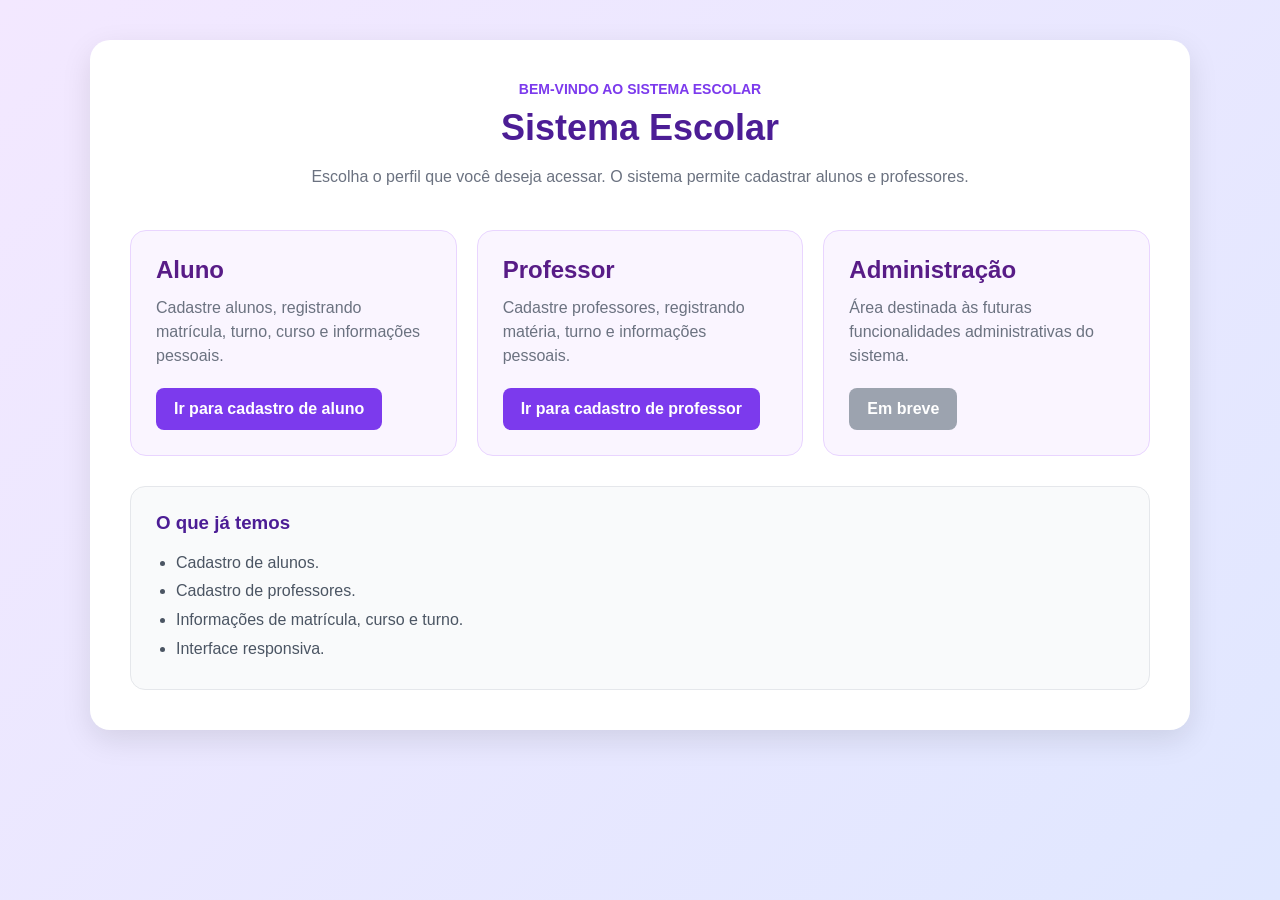
<file: index.html>
<!DOCTYPE html>
<html lang="pt-br">

<head>
    <meta charset="UTF-8">
    <meta name="viewport" content="width=device-width, initial-scale=1.0">

    <title>Sistema Escolar - Tela Principal</title>

    <link rel="stylesheet" href="estilo.css">
</head>

<body>

    <main class="painel-principal">

        <header class="cabecalho-principal">

            <span class="page">
                Bem-vindo ao Sistema Escolar
            </span>

            <h1>Sistema Escolar</h1>

            <p>
                Escolha o perfil que você deseja acessar.
                O sistema permite cadastrar alunos e professores.
            </p>

        </header>


        <section class="grade-perfis">

            <article class="cartao">

                <h2>Aluno</h2>

                <p>
                    Cadastre alunos, registrando matrícula,
                    turno, curso e informações pessoais.
                </p>

                <a class="link-botao" href="aluno.html">
                    Ir para cadastro de aluno
                </a>

            </article>


            <article class="cartao">

                <h2>Professor</h2>

                <p>
                    Cadastre professores, registrando
                    matéria, turno e informações pessoais.
                </p>

                <a class="link-botao" href="professor.html">
                    Ir para cadastro de professor
                </a>

            </article>


            <article class="cartao">

                <h2>Administração</h2>

                <p>
                    Área destinada às futuras funcionalidades
                    administrativas do sistema.
                </p>

                <span class="link-botao desabilitado">
                    Em breve
                </span>

            </article>

        </section>


        <section class="caixa-informacoes">

            <h3>O que já temos</h3>

            <ul>

                <li>
                    Cadastro de alunos.
                </li>

                <li>
                    Cadastro de professores.
                </li>

                <li>
                    Informações de matrícula, curso e turno.
                </li>

                <li>
                    Interface responsiva.
                </li>

            </ul>

        </section>

    </main>

</body>

</html>
</file>
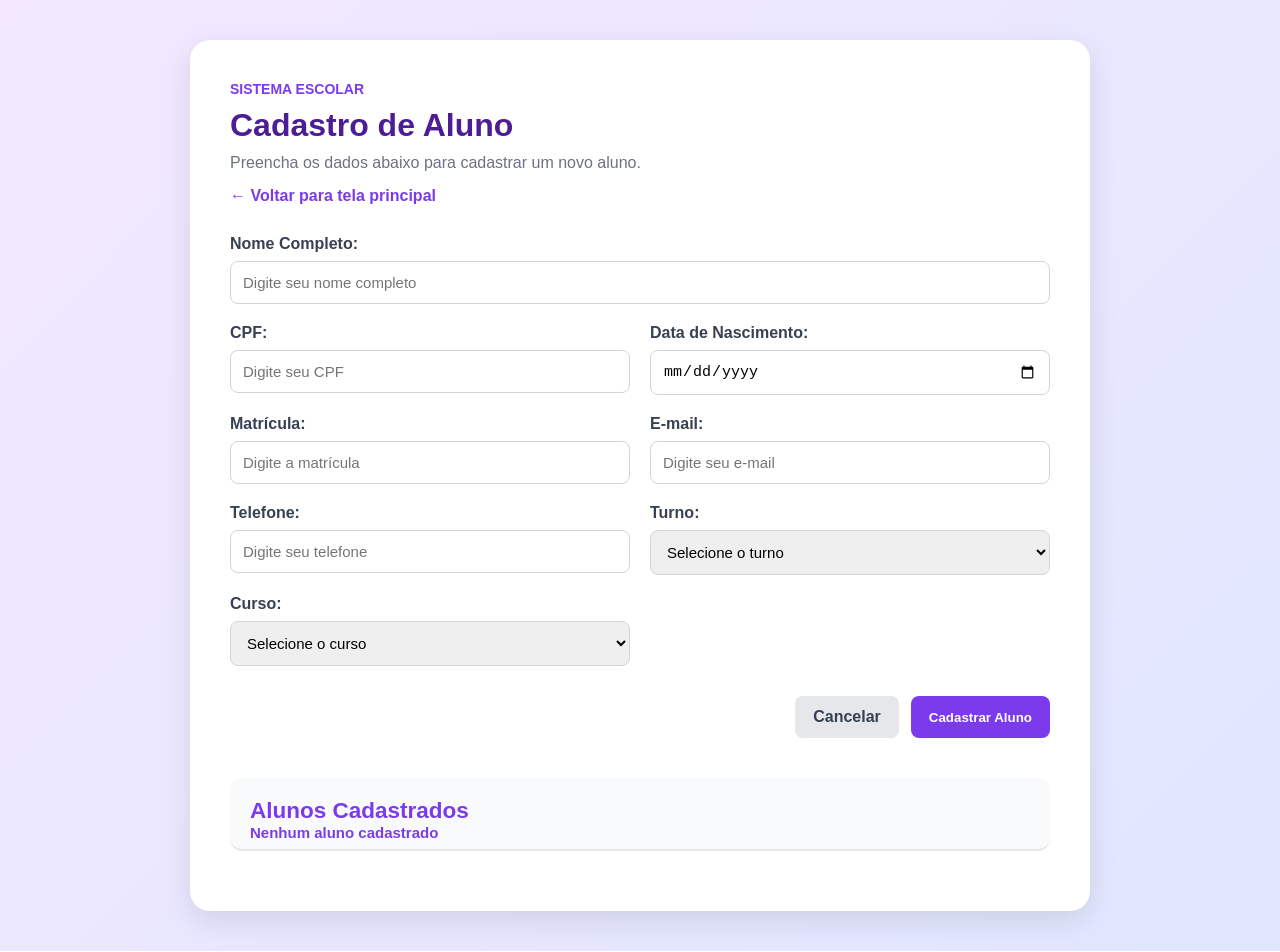
<file: aluno.html>
<!DOCTYPE html>
<html lang="pt-br">

<head>

    <meta charset="UTF-8">
    <meta name="viewport" content="width=device-width, initial-scale=1.0">
    <title>Cadastro de Aluno</title>
    <link rel="stylesheet" href="estilo.css">

</head>

<body>
    <main class="pagina-cadastro">
        <header class="cabecalho-cadastro">
            <span class="page">
                Sistema Escolar
            </span>
            <h1>
                Cadastro de Aluno
            </h1>

            <p>
                Preencha os dados abaixo para cadastrar um novo aluno.
            </p>
            <a class="link-voltar" href="index.html">
                ← Voltar para tela principal
            </a>

        </header>


        <form id="formAluno">

            <div class="form-grid">


                <div class="campo campo-grande">

                    <label for="nome">
                        Nome Completo:
                    </label>

                    <input type="text" id="nome" placeholder="Digite seu nome completo">

                </div>


                <div class="campo">

                    <label for="CPF">
                        CPF:
                    </label>

                    <input type="text" id="CPF" placeholder="Digite seu CPF">

                </div>


                <div class="campo">

                    <label for="dataNascimento">
                        Data de Nascimento:
                    </label>

                    <input type="date" id="dataNascimento">

                </div>


                <div class="campo">

                    <label for="matricula">
                        Matrícula:
                    </label>

                    <input type="text" id="matricula" placeholder="Digite a matrícula">

                </div>


                <div class="campo">

                    <label for="email">
                        E-mail:
                    </label>

                    <input type="email" id="email" placeholder="Digite seu e-mail">

                </div>


                <div class="campo">

                    <label for="telefone">
                        Telefone:
                    </label>

                    <input type="text" id="telefone" placeholder="Digite seu telefone">

                </div>


                <div class="campo">

                    <label for="turno">
                        Turno:
                    </label>

                    <select id="turno">

                        <option value="">
                            Selecione o turno
                        </option>

                        <option value="Integral">
                            Integral
                        </option>

                        <option value="Noturno">
                            Noturno
                        </option>

                    </select>

                </div>


                <div class="campo">

                    <label for="curso">
                        Curso:
                    </label>

                    <select id="curso">

                        <option value="">
                            Selecione o curso
                        </option>

                        <option value="1º Ano - Desenvolvimento de Sistemas">
                            1º Ano - Desenvolvimento de Sistemas
                        </option>

                        <option value="2º Ano - Desenvolvimento de Sistemas">
                            2º Ano - Desenvolvimento de Sistemas
                        </option>

                        <option value="3º Ano - Desenvolvimento de Sistemas">
                            3º Ano - Desenvolvimento de Sistemas
                        </option>

                        <option value="1º Ano - Agronegócio">
                            1º Ano - Agronegócio
                        </option>

                        <option value="2º Ano - Agronegócio">
                            2º Ano - Agronegócio
                        </option>

                        <option value="3º Ano - Agronegócio">
                            3º Ano - Agronegócio
                        </option>

                        <option value="EJA">
                            EJA
                        </option>

                        <option value="Ensino Regular">
                            Ensino Regular
                        </option>

                    </select>

                </div>

            </div>


            <div class="acoes">

                <a href="index.html" class="botao-secundario">
                    Cancelar
                </a>

                <button type="button" onclick="CadastrarAluno()">
                    Cadastrar Aluno
                </button>

            </div>

        </form>

<section class="lista-alunos">
    <h2>Alunos Cadastrados</h2>
    <div id="listaAlunos">
         <p>Nenhum aluno cadastrado</p>
    </div>
    </section>

    </main>


    <script src="script.js"></script>

</body>

</html>
</file>
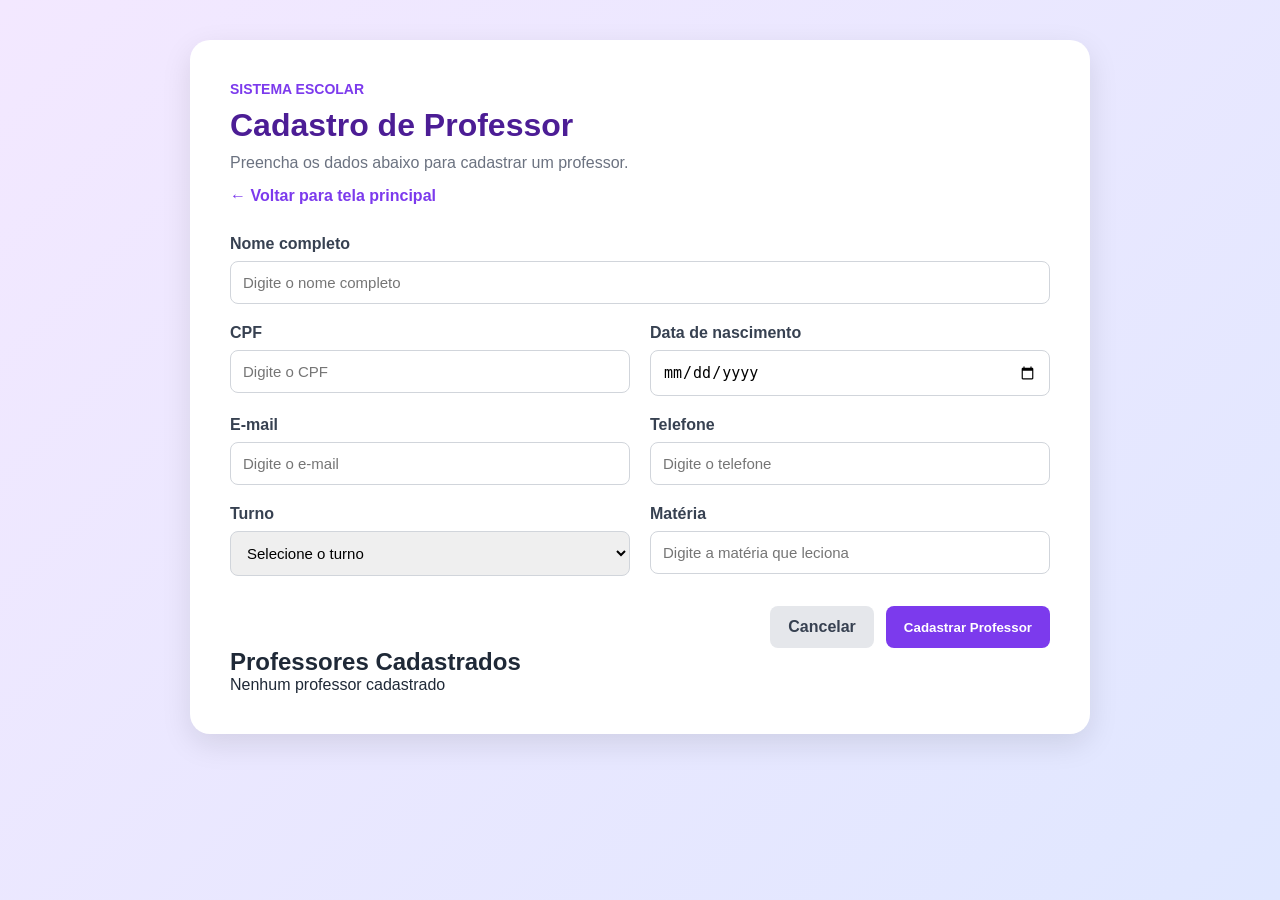
<file: professor.html>
<!DOCTYPE html>
<html lang="pt-br">

<head>

    <meta charset="UTF-8">

    <meta name="viewport" content="width=device-width, initial-scale=1.0">

    <title>Cadastro de Professor</title>

    <link rel="stylesheet" href="estilo.css">

</head>

<body>

    <main class="pagina-cadastro">

        <header class="cabecalho-cadastro">

            <span class="page">
                Sistema Escolar
            </span>

            <h1>
                Cadastro de Professor
            </h1>

            <p>
                Preencha os dados abaixo para cadastrar um professor.
            </p>

            <a class="link-voltar" href="index.html">
                ← Voltar para tela principal
            </a>

        </header>


        <form id="formProfessor">

            <div class="form-grid">


                <div class="campo campo-grande">

                    <label for="nome">
                        Nome completo
                    </label>

                    <input type="text" id="nome" placeholder="Digite o nome completo">

                </div>


                <div class="campo">

                    <label for="CPF">
                        CPF
                    </label>

                    <input type="text" id="CPF" placeholder="Digite o CPF">

                </div>


                <div class="campo">

                    <label for="dataNascimento">
                        Data de nascimento
                    </label>

                    <input type="date" id="dataNascimento">

                </div>


                <div class="campo">

                    <label for="email">
                        E-mail
                    </label>

                    <input type="email" id="email" placeholder="Digite o e-mail">

                </div>


                <div class="campo">

                    <label for="telefone">
                        Telefone
                    </label>

                    <input type="text" id="telefone" placeholder="Digite o telefone">

                </div>


                <div class="campo">

                    <label for="turno">
                        Turno
                    </label>

                    <select id="turno">

                        <option value="">
                            Selecione o turno
                        </option>

                        <option value="Integral">
                            Integral
                        </option>

                        <option value="Noturno">
                            Noturno
                        </option>

                    </select>

                </div>


                <div class="campo">

                    <label for="materia">
                        Matéria
                    </label>

                    <input type="text" id="materia" placeholder="Digite a matéria que leciona">

                </div>

            </div>


            <div class="acoes">

                <a href="index.html" class="botao-secundario">
                    Cancelar
                </a>

                <button type="button" onclick="CadastrarProfessor()">
                    Cadastrar Professor
                </button>

            </div>

        </form>
    <section class="lista-professores">
    <h2>Professores Cadastrados</h2>
    <div id="listaProfessores">
         <p>Nenhum professor cadastrado</p>
    </div>
    </section>
    </main>


    <script src="script.js"></script>

</body>

</html>
</file>
<file: estilo.css>
* {
    box-sizing: border-box;
    margin: 0;
    padding: 0;
}


body {
    min-height: 100vh;

    font-family: Arial, Helvetica, sans-serif;

    background: linear-gradient(
        135deg,
        #f3e8ff,
        #e0e7ff
    );

    color: #1f2937;

    padding: 40px 20px;
}


/* =========================
   TELA PRINCIPAL
   ========================= */

.painel-principal {
    max-width: 1100px;

    margin: 0 auto;

    background: white;

    padding: 40px;

    border-radius: 20px;

    box-shadow: 0 10px 30px rgba(0, 0, 0, 0.10);
}


.cabecalho-principal {
    text-align: center;

    margin-bottom: 40px;
}


.page {
    display: inline-block;

    margin-bottom: 10px;

    color: #7c3aed;

    font-size: 14px;

    font-weight: bold;

    text-transform: uppercase;
}


.cabecalho-principal h1 {
    font-size: 36px;

    margin-bottom: 15px;

    color: #4c1d95;
}


.cabecalho-principal p {
    max-width: 700px;

    margin: 0 auto;

    line-height: 1.6;

    color: #6b7280;
}


/* =========================
   CARTÕES
   ========================= */

.grade-perfis {
    display: grid;

    grid-template-columns: repeat(3, 1fr);

    gap: 20px;

    margin-bottom: 30px;
}


.cartao {
    padding: 25px;

    border-radius: 16px;

    background: #faf5ff;

    border: 1px solid #e9d5ff;

    transition: 0.3s;
}


.cartao:hover {
    transform: translateY(-5px);

    box-shadow: 0 8px 20px rgba(0, 0, 0, 0.10);
}


.cartao h2 {
    color: #581c87;

    margin-bottom: 12px;
}


.cartao p {
    color: #6b7280;

    line-height: 1.5;

    margin-bottom: 20px;
}


.link-botao,
button {
    display: inline-block;

    border: none;

    padding: 12px 18px;

    border-radius: 8px;

    background: #7c3aed;

    color: white;

    text-decoration: none;

    font-weight: bold;

    cursor: pointer;

    transition: 0.3s;
}


.link-botao:hover,
button:hover {
    background: #5b21b6;
}


.desabilitado {
    background: #9ca3af;

    cursor: not-allowed;
}


/* =========================
   INFORMAÇÕES
   ========================= */

.caixa-informacoes {
    padding: 25px;

    background: #f9fafb;

    border-radius: 15px;

    border: 1px solid #e5e7eb;
}


.caixa-informacoes h3 {
    margin-bottom: 15px;

    color: #4c1d95;
}


.caixa-informacoes ul {
    padding-left: 20px;

    line-height: 1.8;

    color: #4b5563;
}


/* =========================
   PÁGINA DE CADASTRO
   ========================= */

.pagina-cadastro {
    max-width: 900px;

    margin: 0 auto;

    background: white;

    padding: 40px;

    border-radius: 20px;

    box-shadow: 0 10px 30px rgba(0, 0, 0, 0.10);
}


.cabecalho-cadastro {
    margin-bottom: 30px;
}


.cabecalho-cadastro h1 {
    color: #4c1d95;

    margin-bottom: 10px;
}


.cabecalho-cadastro p {
    color: #6b7280;

    margin-bottom: 15px;
}


.link-voltar {
    color: #7c3aed;

    text-decoration: none;

    font-weight: bold;
}


.link-voltar:hover {
    text-decoration: underline;
}


/* =========================
   FORMULÁRIO
   ========================= */

.form-grid {
    display: grid;

    grid-template-columns: repeat(2, 1fr);

    gap: 20px;
}


.campo {
    display: flex;

    flex-direction: column;

    gap: 8px;
}


.campo-grande {
    grid-column: 1 / -1;
}


.campo label {
    font-weight: bold;

    color: #374151;
}


.campo input,
.campo select {
    width: 100%;

    padding: 12px;

    border: 1px solid #d1d5db;

    border-radius: 8px;

    font-size: 15px;

    outline: none;
}


.campo input:focus,
.campo select:focus {
    border-color: #7c3aed;

    box-shadow: 0 0 0 3px rgba(124, 58, 237, 0.10);
}

/* =========================
   ESTILIZAÇÃO DA LISTA DE ALUNOS
   ========================= */
 .lista-alunos{
    margin-top: 40px; 
    padding: 20px;
    background-color: #f9fafb; 
    border-radius: 12px;
    font-size: 15px;
    font-weight: 700;
    color: #7c3aed; 
    margin-bottom: 20px;
    border-bottom: 2px solid #e5e7eb;
    padding-bottom: 8px;
}

#lista-alunos{
    display: flex;
    flex-direction: column;
  
}

.aluno-card { 
    background-color: #ffffff; 
    border: 1px solid #e5e7eb; 
    border-radius: 8px; 
    padding: 16px 20px; 
    box-shadow: 0 2px 4px rgba(0, 0, 0, 0.05); 
    color: #000000;
    gap: 50px;
}

/* =========================
   BOTÕES
   ========================= */

.acoes {
    display: flex;

    justify-content: flex-end;

    gap: 12px;

    margin-top: 30px;
}


.botao-secundario {
    display: inline-block;

    padding: 12px 18px;

    border-radius: 8px;

    background: #e5e7eb;

    color: #374151;

    text-decoration: none;

    font-weight: bold;
}


.botao-secundario:hover {
    background: #d1d5db;
}


/* =========================
   RESPONSIVIDADE
   ========================= */

@media (max-width: 800px) {

    .grade-perfis {
        grid-template-columns: 1fr;
    }

}


@media (max-width: 600px) {

    body {
        padding: 20px 10px;
    }


    .painel-principal,
    .pagina-cadastro {
        padding: 25px 20px;
    }


    .cabecalho-principal h1 {
        font-size: 28px;
    }


    .form-grid {
        grid-template-columns: 1fr;
    }


    .campo-grande {
        grid-column: auto;
    }


    .acoes {
        flex-direction: column;
    }


    .acoes button,
    .botao-secundario {
        width: 100%;

        text-align: center;
    }

}
</file>
